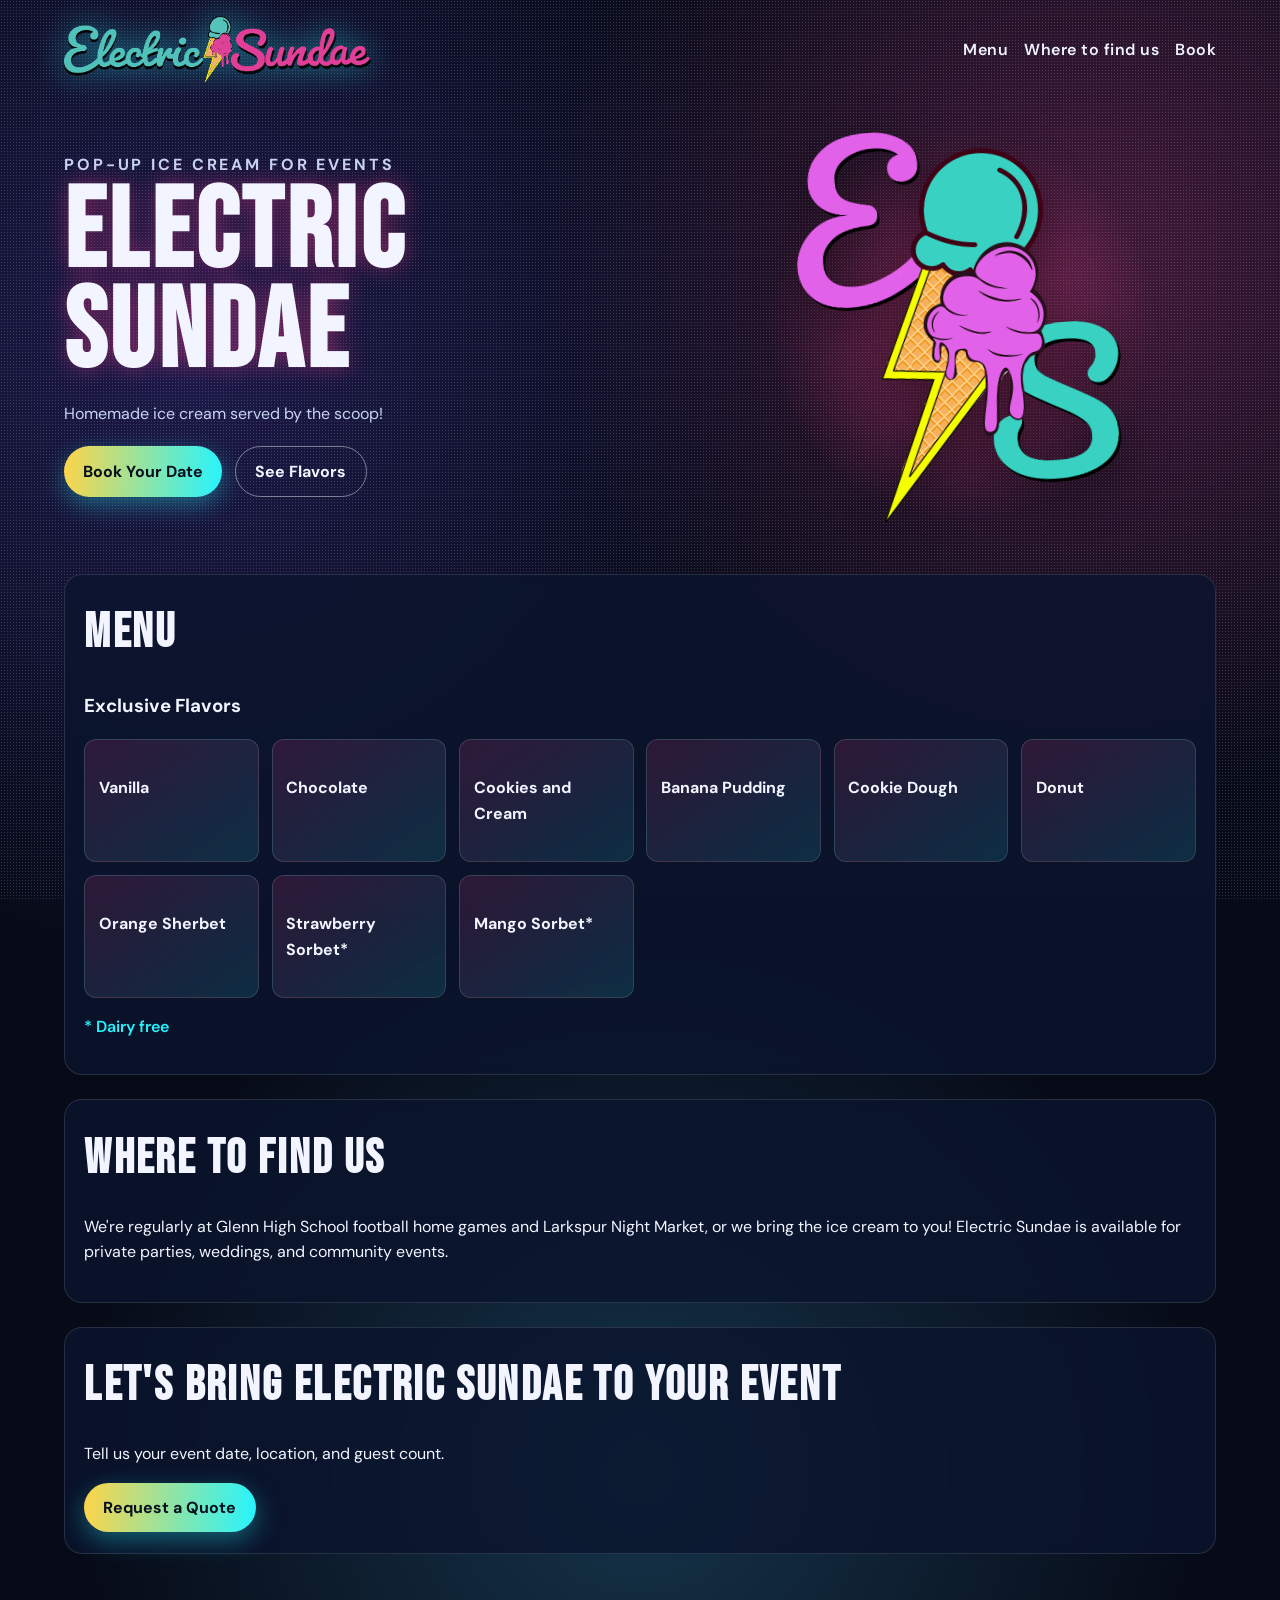
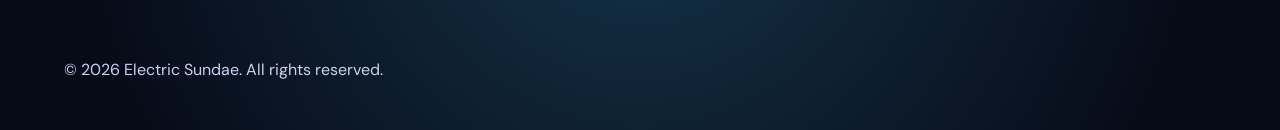
<file: index.html>
<!doctype html>
<html lang="en">

<head>
  <meta charset="UTF-8" />
  <meta name="viewport" content="width=device-width, initial-scale=1.0" />
  <title>Electric Sundae | Event Ice Cream Cart</title>
  <meta name="description"
    content="Electric Sundae brings handcrafted ice cream and high-voltage fun to private parties, weddings, and community events." />
  <link rel="canonical" href="https://electric-sundae.com/" />
  <link rel="icon" type="image/webp" href="logo_small.webp" />
  <meta name="theme-color" content="#070b18" />
  <meta property="og:type" content="website" />
  <meta property="og:url" content="https://electric-sundae.com/" />
  <meta property="og:title" content="Electric Sundae | Event Ice Cream Cart" />
  <meta property="og:description" content="Homemade ice cream served by the scoop!" />
  <meta property="og:site_name" content="Electric Sundae" />
  <meta property="og:image" content="https://electric-sundae.com/logo_long_stacked.webp" />
  <meta property="og:image:alt" content="Electric Sundae logo" />
  <meta name="twitter:card" content="summary_large_image" />
  <meta name="twitter:title" content="Electric Sundae | Event Ice Cream Cart" />
  <meta name="twitter:description" content="Homemade ice cream served by the scoop!" />
  <meta name="twitter:image" content="https://electric-sundae.com/logo_long_stacked.webp" />
  <meta name="twitter:image:alt" content="Electric Sundae logo" />
  <link rel="preconnect" href="https://fonts.googleapis.com" />
  <link rel="preconnect" href="https://fonts.gstatic.com" crossorigin />
  <link href="https://fonts.googleapis.com/css2?family=Bebas+Neue&family=DM+Sans:wght@400;500;700&display=swap"
    rel="stylesheet" />
  <link rel="stylesheet" href="styles.css" />
</head>

<body>
  <div class="grain-overlay" aria-hidden="true"></div>
  <header class="site-header">
    <a class="brand-mark" href="#top" aria-label="Electric Sundae home">
      <img src="logo_long.webp" alt="Electric Sundae logo" width="1012" height="604" />
    </a>
    <nav class="site-nav" aria-label="Primary">
      <a href="#menu">Menu</a>
      <a href="#where-to-find-us">Where to find us</a>
      <a href="#book">Book</a>
    </nav>
  </header>

  <main id="top">
    <section class="hero">
      <div class="hero-copy">
        <p class="eyebrow">Pop-Up Ice Cream for Events</p>
        <h1>Electric Sundae</h1>
        <p>
          Homemade ice cream served by the scoop!
        </p>
        <div class="hero-actions">
          <a class="btn btn-primary" href="#book">Book Your Date</a>
          <a class="btn btn-secondary" href="#menu">See Flavors</a>
        </div>
      </div>
      <div class="hero-art">
        <img src="logo_small.webp" alt="Electric Sundae illustrated logo" width="598" height="738" />
      </div>
    </section>

    <section id="menu" class="panel panel-menu">
      <h2>Menu</h2>
      <div class="menu-section">
        <h3>Exclusive Flavors</h3>
        <div class="flavor-grid">
          <article tabindex="0">
            <h4>Vanilla</h4>
            <p>Premium vanilla custard using only organic ingredients.</p>
          </article>
          <article tabindex="0">
            <h4>Chocolate</h4>
            <p>Premium custard base with 100% organic dark and milk chocolate.</p>
          </article>
          <article tabindex="0">
            <h4>Cookies and Cream</h4>
            <p>Our premium custard base with chunks of real Oreos mixed in.</p>
          </article>
          <article tabindex="0">
            <h4>Banana Pudding</h4>
            <p>Premium organic banana-infused custard base with banana chunks and vanilla wafers mixed in.</p>
          </article>
          <article tabindex="0">
            <h4>Cookie Dough</h4>
            <p>Premium custard base mixed with hand-rolled giant chunks of cookie dough.</p>
          </article>
          <article tabindex="0">
            <h4>Donut</h4>
            <p>Premium ice cream with emulsified glazed donut that'll make you think Krispy Kreme should make it.</p>
          </article>
          <article tabindex="0">
            <h4>Orange Sherbet</h4>
            <p>100% natural orange juice mixed with heavy cream and milk to make the perfect scoop.</p>
          </article>
          <article tabindex="0">
            <h4>Strawberry Sorbet*</h4>
            <p>Organic strawberries and sugar combine to make this sweet treat for our lactose-averse friends.</p>
          </article>
          <article tabindex="0">
            <h4>Mango Sorbet*</h4>
            <p>Organic mangos used to create a magical fruity masterpiece.</p>
          </article>
        </div>
      </div>
      <p class="menu-note">* Dairy free</p>
    </section>

    <section id="where-to-find-us" class="panel panel-where-to-find-us">
      <h2>Where to Find Us</h2>
      <p>We're regularly at Glenn High School football home games and Larkspur Night Market, or we bring the ice cream
        to you! Electric Sundae is available for private parties, weddings, and community events.</p>
    </section>

    <section id="book" class="panel panel-book">
      <h2>Let's Bring Electric Sundae to Your Event</h2>
      <p>Tell us your event date, location, and guest count.</p>
      <a class="btn btn-primary" href="mailto:cameron@electric-sundae.com">Request a Quote</a>
    </section>
  </main>

  <footer class="site-footer">
    <p>© <span id="year">2026</span> Electric Sundae. All rights reserved.</p>
  </footer>

  <script>
    document.getElementById("year").textContent = new Date().getFullYear();

    // Flip a flavor description below its card when it would run off the top of the viewport.
    document.querySelectorAll(".flavor-grid article").forEach((card) => {
      const flip = () => {
        card.classList.remove("flip");
        card.classList.toggle("flip", card.querySelector("p").getBoundingClientRect().top < 0);
      };
      card.addEventListener("mouseenter", flip);
      card.addEventListener("focus", flip);
    });
  </script>
</body>

</html>
</file>
<file: styles.css>
:root {
  --bg: #070b18;
  --bg-soft: #101935;
  --panel: rgba(11, 20, 45, 0.8);
  --text: #f2f5ff;
  --muted: #c8d3f2;
  --hot-pink: #ff3b89;
  --electric-cyan: #25f4ff;
  --lemon: #ffd447;
  --ring: rgba(37, 244, 255, 0.5);
}

*,
*::before,
*::after {
  box-sizing: border-box;
}

html,
body {
  margin: 0;
  padding: 0;
}

body {
  min-height: 100vh;
  font-family: "DM Sans", sans-serif;
  color: var(--text);
  background: radial-gradient(circle at 15% 20%, #1d1a4b 0%, transparent 35%),
    radial-gradient(circle at 85% 15%, #431a3b 0%, transparent 30%),
    radial-gradient(circle at 50% 85%, #15344a 0%, transparent 35%), var(--bg);
  line-height: 1.6;
}

.grain-overlay {
  position: fixed;
  inset: 0;
  pointer-events: none;
  opacity: 0.16;
  background-image: radial-gradient(#ffffff 0.4px, transparent 0.4px);
  background-size: 3px 3px;
  z-index: 2;
}

.site-header,
main,
.site-footer {
  position: relative;
  z-index: 3;
}

.site-header {
  display: flex;
  justify-content: space-between;
  align-items: center;
  gap: 1.2rem;
  padding: 1rem 5vw;
}

.brand-mark {
  display: inline-flex;
  align-items: center;
  width: clamp(170px, 24vw, 320px);
}

.brand-mark img {
  width: 100%;
  height: auto;
  filter: drop-shadow(0 0 16px rgba(37, 244, 255, 0.45));
}

.site-nav {
  display: flex;
  flex-wrap: wrap;
  gap: 1rem;
}

.site-nav a {
  color: var(--text);
  text-decoration: none;
  font-weight: 600;
  letter-spacing: 0.03em;
}

.site-nav a:hover {
  color: var(--electric-cyan);
}

main {
  padding: 0 5vw 4rem;
}

.hero {
  display: grid;
  grid-template-columns: 1.2fr 1fr;
  gap: 2rem;
  align-items: center;
  min-height: 50vh;
}

.hero-copy h1 {
  margin: 0;
  font-family: "Bebas Neue", sans-serif;
  font-size: clamp(3rem, 10vw, 7rem);
  letter-spacing: 0.03em;
  line-height: 0.9;
  text-shadow: 0 0 22px rgba(255, 59, 137, 0.4);
}

.eyebrow {
  margin: 0 0 0.4rem;
  text-transform: uppercase;
  letter-spacing: 0.18em;
  color: var(--electric-cyan);
  font-weight: 700;
}

.hero-copy p {
  color: var(--muted);
  max-width: 52ch;
}

.hero-actions {
  display: flex;
  flex-wrap: wrap;
  gap: 0.8rem;
  margin-top: 1.2rem;
}

.btn {
  display: inline-flex;
  align-items: center;
  justify-content: center;
  border-radius: 999px;
  padding: 0.75rem 1.2rem;
  font-weight: 700;
  text-decoration: none;
  transition: transform 0.2s ease, box-shadow 0.2s ease;
}

.btn:hover {
  transform: translateY(-2px);
}

.btn-primary {
  color: #07111e;
  background: linear-gradient(95deg, var(--lemon), var(--electric-cyan));
  box-shadow: 0 8px 24px rgba(37, 244, 255, 0.35);
}

.btn-secondary {
  color: var(--text);
  border: 1px solid rgba(242, 245, 255, 0.45);
}

.btn-secondary:hover {
  box-shadow: 0 0 0 4px var(--ring);
}

.hero-art {
  position: relative;
  display: grid;
  place-items: center;
}

.hero-art::before {
  content: "";
  position: absolute;
  width: clamp(220px, 30vw, 380px);
  aspect-ratio: 1;
  border-radius: 50%;
  background: radial-gradient(circle,
      rgba(255, 59, 137, 0.36) 0%,
      rgba(255, 59, 137, 0.02) 70%,
      transparent 80%);
  filter: blur(6px);
}

.hero-art img {
  position: relative;
  width: min(100%, 320px);
  height: auto;
  transform: rotate(-4deg);
  filter: drop-shadow(0 12px 24px rgba(0, 0, 0, 0.4));
}

.panel {
  margin-top: 1.5rem;
  padding: 1.3rem 1.2rem;
  background: var(--panel);
  border: 1px solid rgba(255, 255, 255, 0.12);
  border-radius: 18px;
  backdrop-filter: blur(6px);
}

.panel h2 {
  margin: 0 0 0.6rem;
  font-family: "Bebas Neue", sans-serif;
  letter-spacing: 0.05em;
  font-size: clamp(1.8rem, 5vw, 3rem);
}

.flavor-grid {
  display: grid;
  grid-template-columns: repeat(auto-fit, minmax(170px, 1fr));
  gap: 0.8rem;
}

.menu-note {
  margin-bottom: 0.85rem;
  color: var(--electric-cyan);
  font-weight: 600;
}

.flavor-grid article {
  padding: 0.85rem;
  border-radius: 12px;
  background: linear-gradient(145deg,
      rgba(255, 59, 137, 0.15),
      rgba(37, 244, 255, 0.12));
  border: 1px solid rgba(255, 255, 255, 0.13);
}

.flavor-grid h3 {
  margin: 0;
  font-size: 1rem;
}

.flavor-grid p {
  margin: 0;
  color: var(--muted);
  font-size: 0.9rem;
}

/* Touch screens have no hover, so descriptions stay visible there. */
@media (hover: hover) {
  /* Keeps bottom-row popovers above the next panel. */
  .panel-menu {
    position: relative;
    z-index: 1;
  }

  .flavor-grid article {
    position: relative;
  }

  .flavor-grid p {
    position: absolute;
    bottom: calc(100% + 0.4rem);
    left: 0;
    right: 0;
    z-index: 1;
    padding: 0.7rem 0.85rem;
    border-radius: 12px;
    background: var(--bg-soft);
    border: 1px solid var(--ring);
    box-shadow: 0 8px 24px rgba(0, 0, 0, 0.45);
    opacity: 0;
    visibility: hidden;
    pointer-events: none;
    transition: opacity 0.15s ease, visibility 0.15s;
  }

  .flavor-grid article.flip p {
    bottom: auto;
    top: calc(100% + 0.4rem);
  }

  .flavor-grid article:hover p,
  .flavor-grid article:focus-visible p {
    opacity: 1;
    visibility: visible;
  }
}

.testimonial-grid {
  display: grid;
  grid-template-columns: repeat(auto-fit, minmax(220px, 1fr));
  gap: 0.8rem;
}

.testimonial-card {
  margin: 0;
  padding: 1rem;
  border-radius: 12px;
  background: linear-gradient(145deg,
      rgba(255, 59, 137, 0.15),
      rgba(37, 244, 255, 0.12));
  border: 1px solid rgba(255, 255, 255, 0.13);
}

.testimonial-card blockquote {
  margin: 0 0 0.6rem;
  color: var(--text);
  font-style: italic;
}

.testimonial-card figcaption {
  color: var(--electric-cyan);
  font-weight: 600;
  font-size: 0.9rem;
}

.site-footer {
  padding: 1.4rem 5vw 2rem;
  color: var(--muted);
}

@media (max-width: 880px) {
  .hero {
    grid-template-columns: 1fr;
    min-height: 0;
  }

  .hero-art {
    order: -1;
    margin-top: 0.5rem;
  }

  .site-header {
    flex-direction: column;
    align-items: flex-start;
  }
}
</file>
